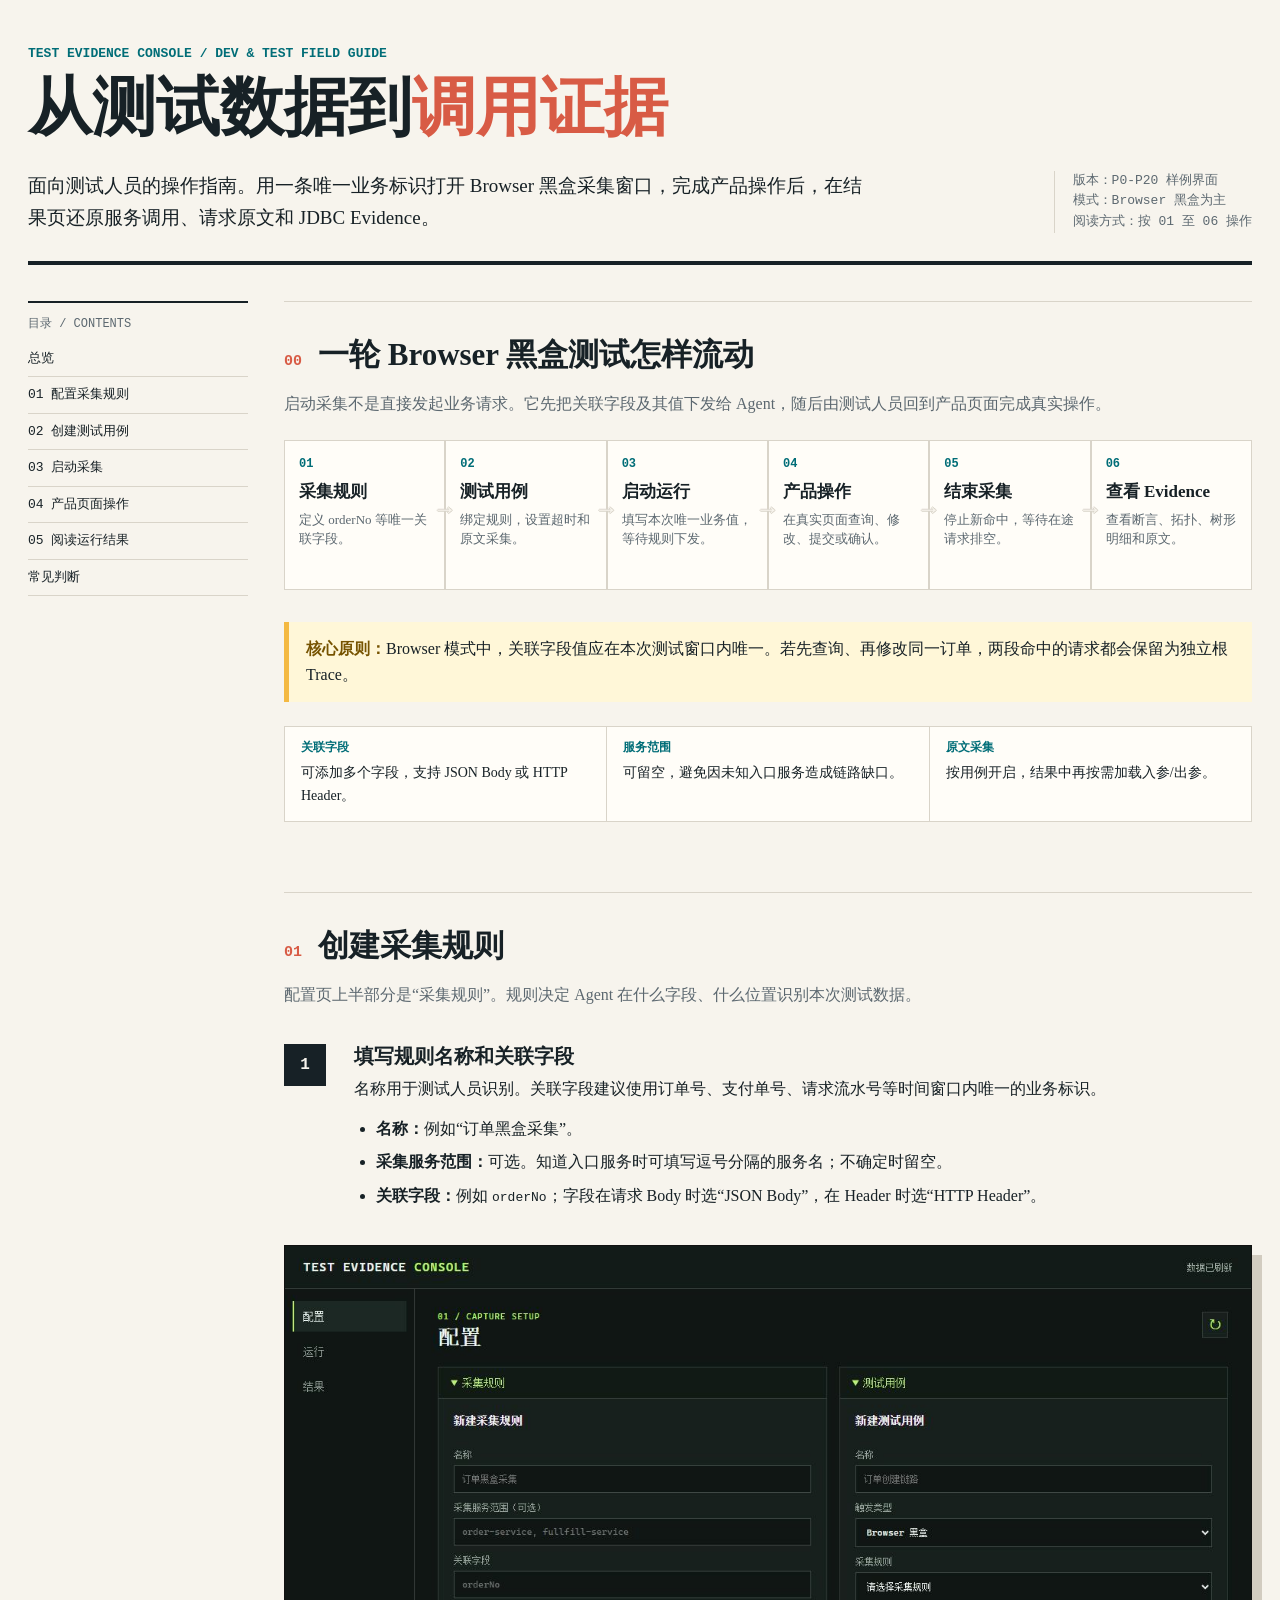
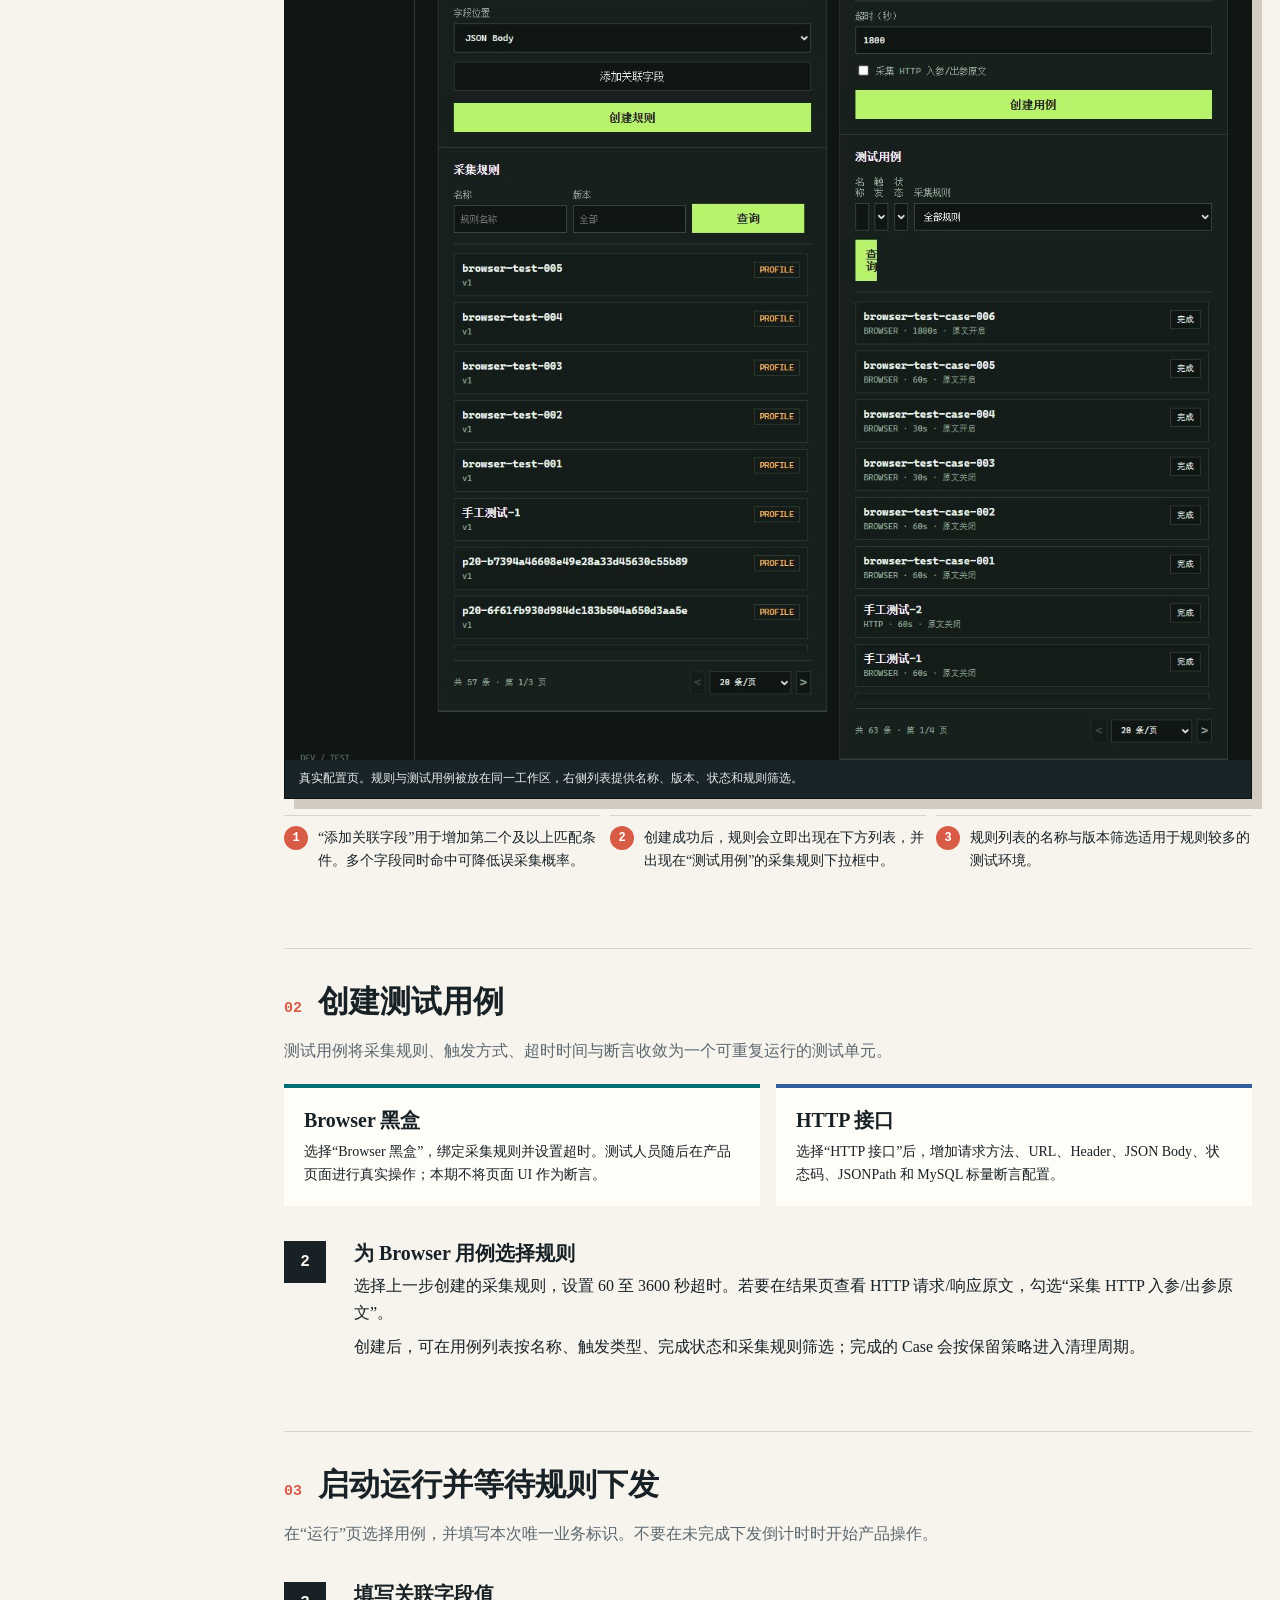
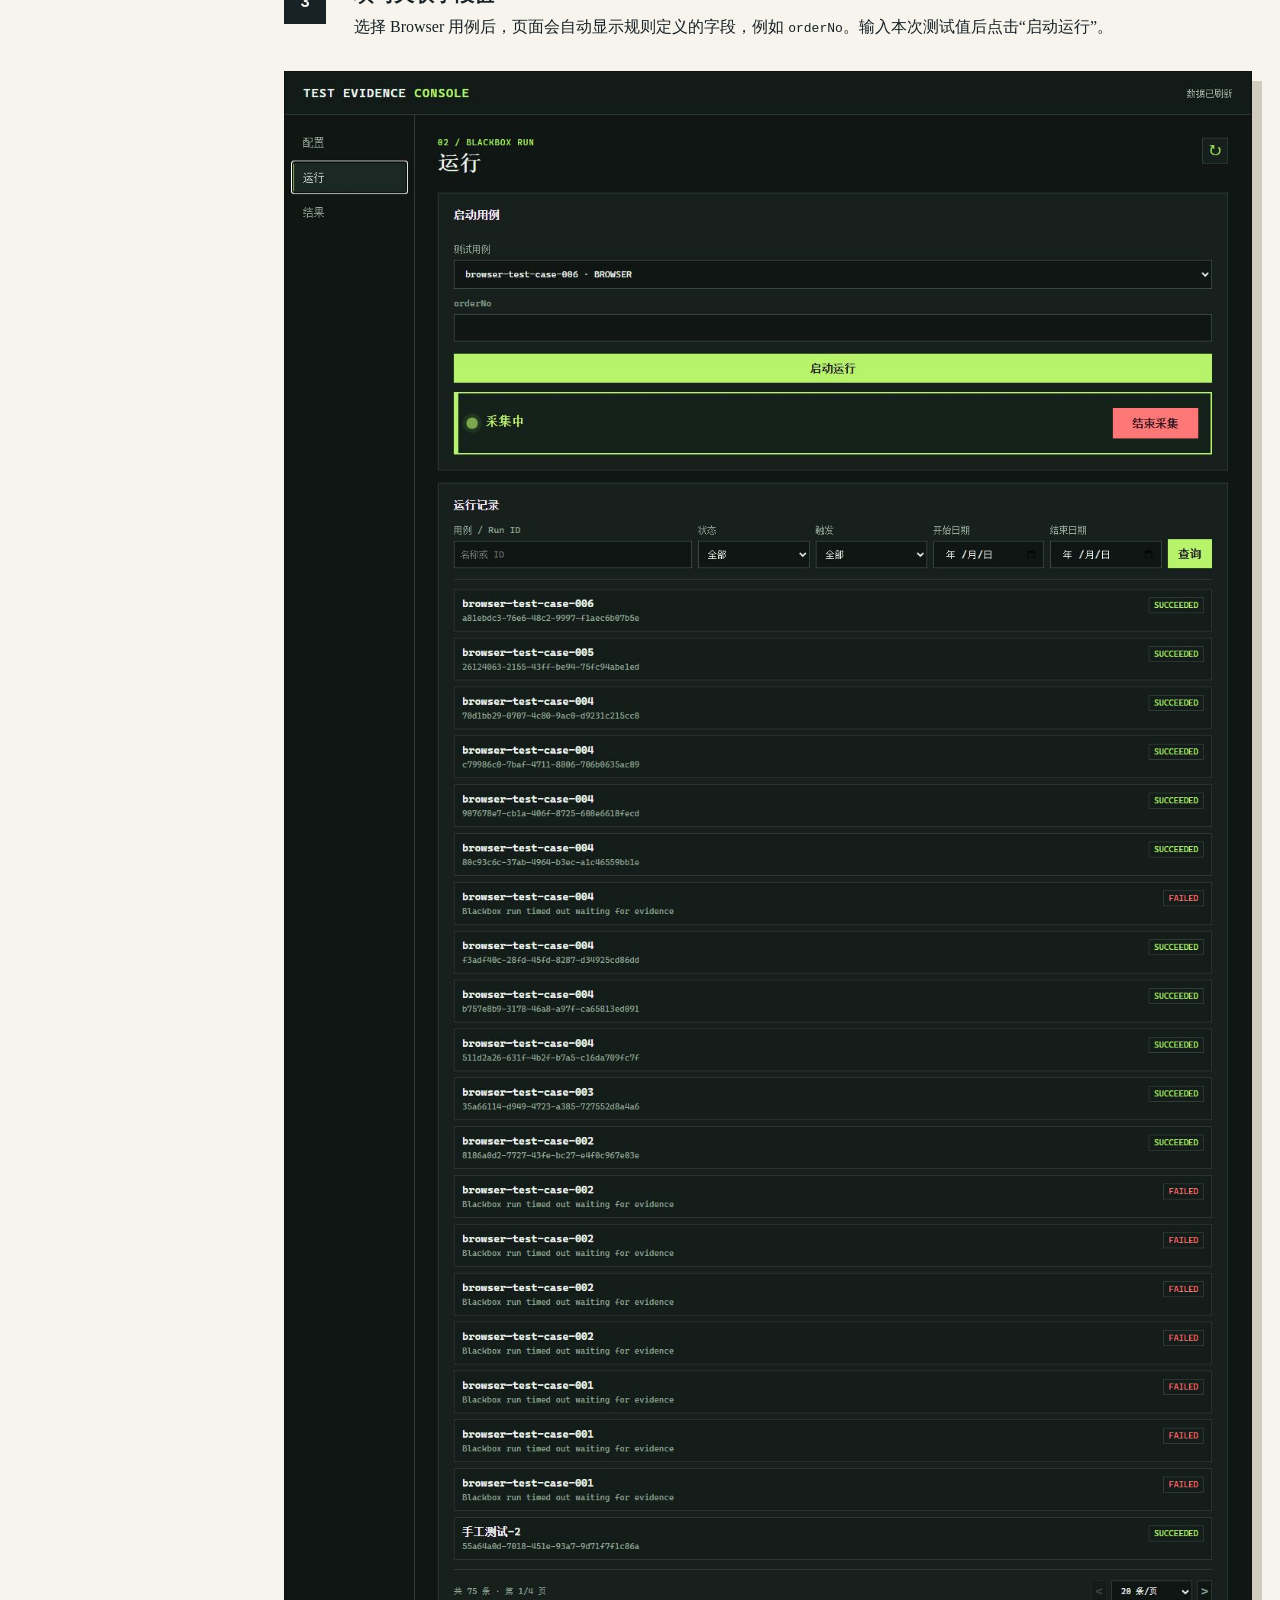
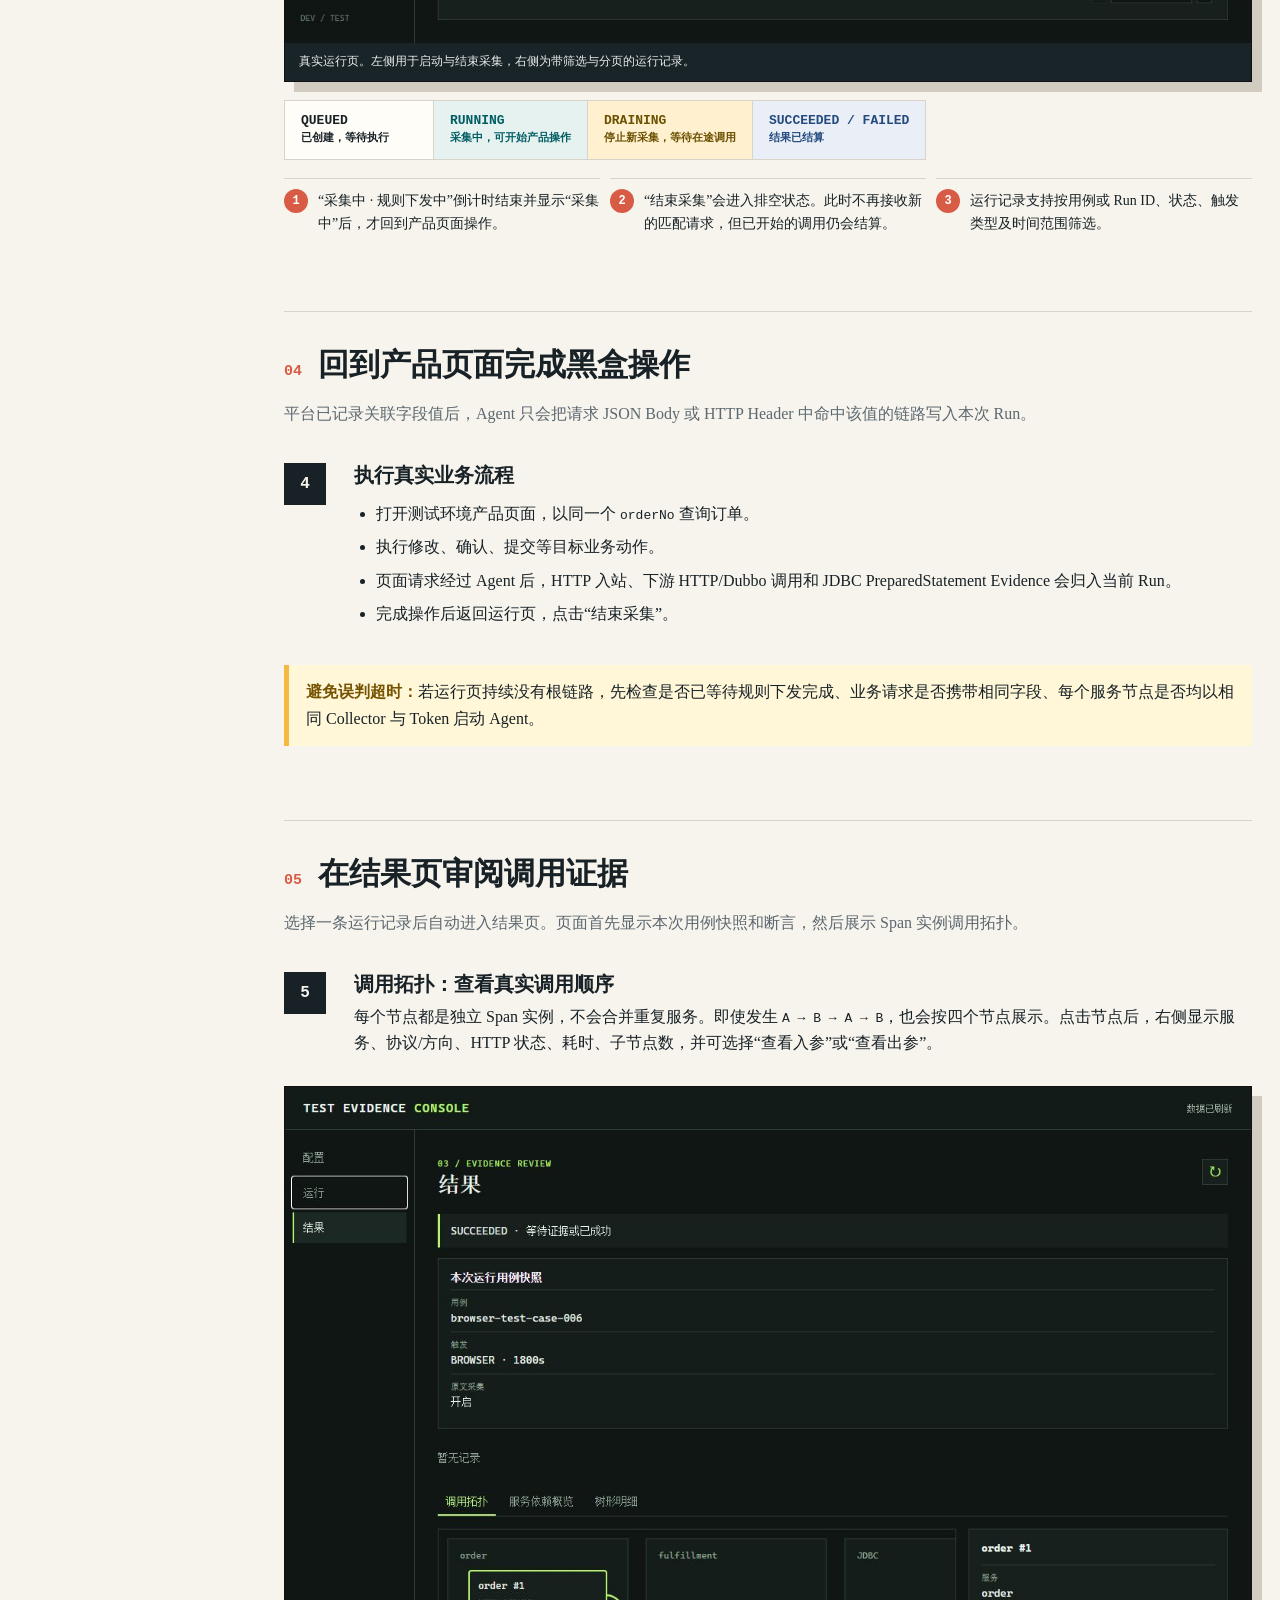
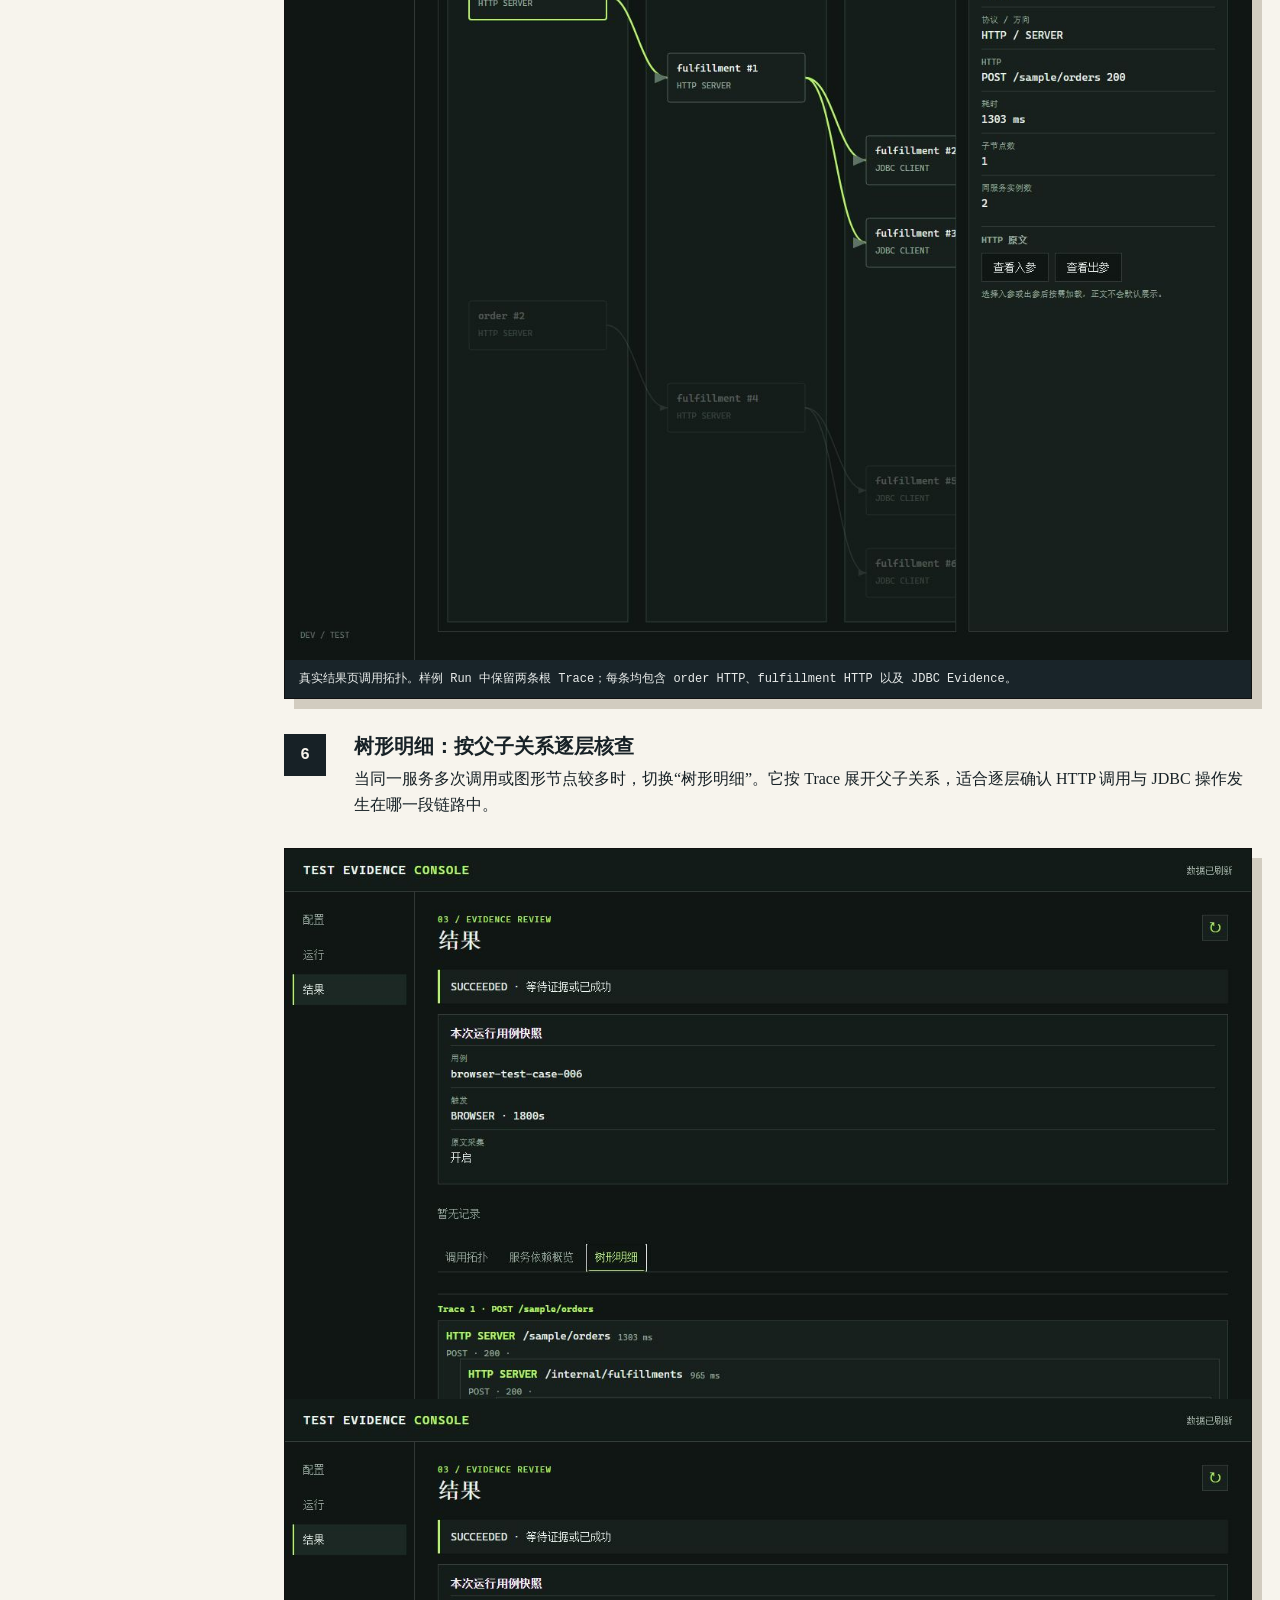
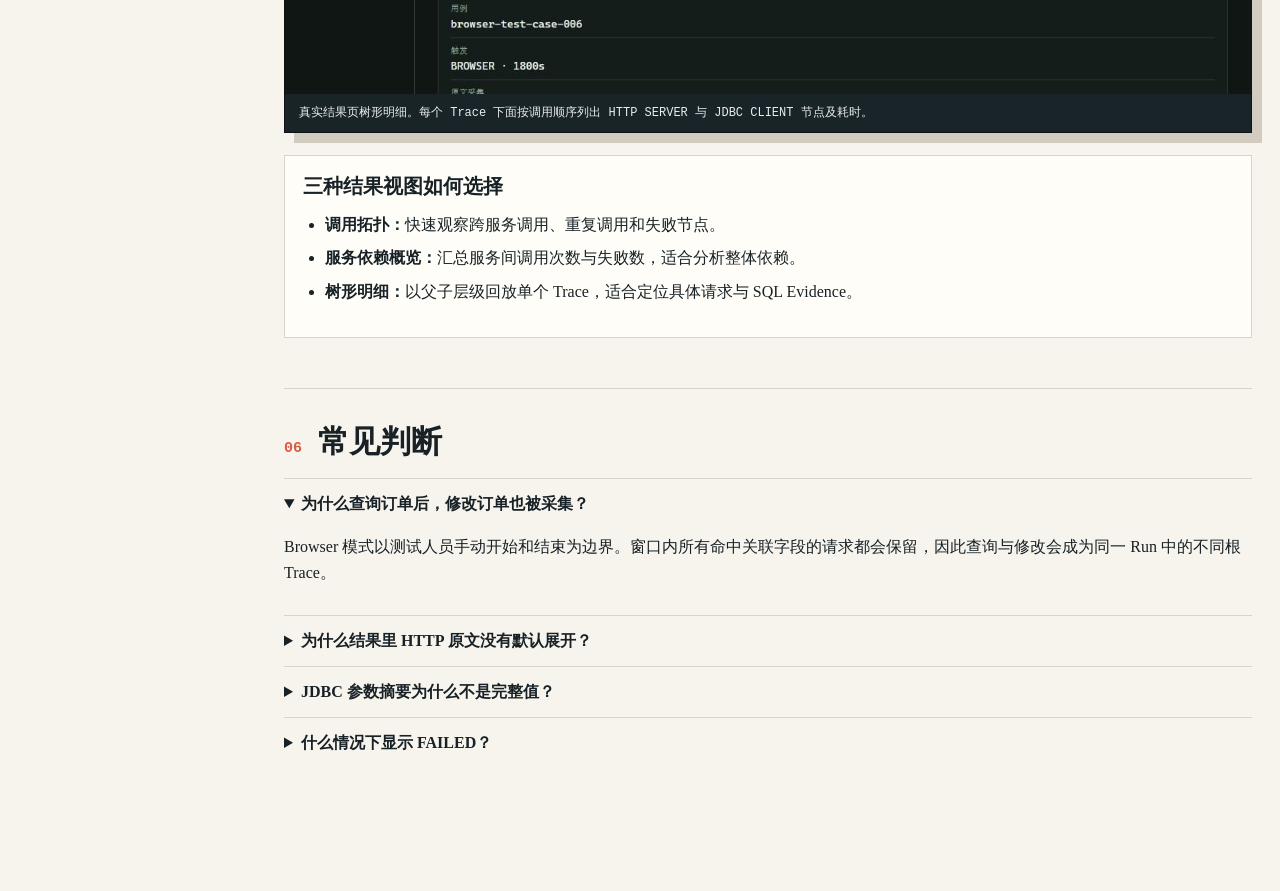
<file: docs/platform-console-guide.html>
<!doctype html>
<html lang="zh-CN">
<head>
  <meta charset="utf-8">
  <meta name="viewport" content="width=device-width, initial-scale=1">
  <title>Test Evidence Console 图文流程指南</title>
  <style>
    :root { --ink:#172126; --muted:#5c6870; --paper:#f7f4ed; --panel:#fffdf8; --line:#d9d4c9; --teal:#006d77; --yellow:#f4b942; --coral:#d85b45; --blue:#2f5f9e; }
    * { box-sizing:border-box; }
    html { scroll-behavior:smooth; }
    body { margin:0; background:var(--paper); color:var(--ink); font-family:Georgia, "Noto Serif SC", "Songti SC", serif; line-height:1.65; }
    .page { max-width:1440px; margin:0 auto; padding:0 28px 72px; }
    .masthead { border-bottom:4px solid var(--ink); padding:46px 0 28px; display:grid; grid-template-columns:1fr auto; gap:24px; align-items:end; }
    .kicker { margin:0 0 8px; color:var(--teal); font:700 13px/1.2 "Courier New", monospace; letter-spacing:0; }
    h1,h2,h3 { line-height:1.2; margin:0; }
    h1 { max-width:760px; font-size:clamp(36px,5vw,68px); font-weight:700; letter-spacing:0; }
    h1 span { color:var(--coral); }
    .edition { max-width:230px; border-left:1px solid var(--line); padding-left:18px; font:13px/1.6 "Courier New", monospace; color:var(--muted); }
    .lede { max-width:850px; margin:24px 0 0; font-size:19px; }
    .guide-grid { display:grid; grid-template-columns:220px minmax(0,1fr); gap:36px; margin-top:36px; }
    .toc { align-self:start; position:sticky; top:18px; border-top:2px solid var(--ink); font-family:"Courier New", monospace; }
    .toc p { margin:12px 0 6px; font-size:12px; color:var(--muted); }
    .toc a { display:block; padding:7px 0; color:var(--ink); font-size:13px; text-decoration:none; border-bottom:1px solid var(--line); }
    .toc a:hover { color:var(--teal); }
    .content > section { padding:34px 0 50px; border-top:1px solid var(--line); }
    .section-head { display:flex; gap:16px; align-items:baseline; margin-bottom:18px; }
    .num { color:var(--coral); font:700 15px/1 "Courier New", monospace; }
    h2 { font-size:31px; }
    h3 { font-size:20px; }
    .caption { margin:8px 0 20px; color:var(--muted); }
    .flow { display:grid; grid-template-columns:repeat(6,minmax(126px,1fr)); gap:0; margin:22px 0 8px; overflow-x:auto; padding-bottom:8px; }
    .flow-step { min-width:126px; position:relative; background:var(--panel); border:1px solid var(--line); min-height:150px; padding:16px 14px; }
    .flow-step:not(:last-child)::after { content:"→"; position:absolute; right:-15px; top:56px; z-index:1; width:29px; text-align:center; color:var(--paper); font:bold 24px/1 sans-serif; text-shadow:-1px 0 var(--line),0 1px var(--line),1px 0 var(--line),0 -1px var(--line); }
    .flow-step b { display:block; color:var(--teal); font:700 12px/1.2 "Courier New", monospace; }
    .flow-step strong { display:block; margin-top:10px; font-size:17px; line-height:1.35; }
    .flow-step p { margin:7px 0 0; color:var(--muted); font-size:13px; line-height:1.45; }
    .callout { border-left:5px solid var(--yellow); background:#fff7d8; padding:14px 17px; margin:24px 0; }
    .callout strong { color:#765300; }
    .facts { display:grid; grid-template-columns:repeat(3,1fr); gap:1px; background:var(--line); border:1px solid var(--line); margin:20px 0; }
    .fact { background:var(--panel); padding:14px 16px; }
    .fact b { display:block; color:var(--teal); font:700 12px/1.2 "Courier New", monospace; }
    .fact span { display:block; margin-top:5px; font-size:14px; }
    .step { display:grid; grid-template-columns:52px 1fr; gap:18px; margin:35px 0 12px; }
    .step-index { width:42px; height:42px; display:grid; place-items:center; background:var(--ink); color:var(--paper); font:700 16px/1 "Courier New", monospace; }
    .step-copy p { margin:8px 0; }
    .guide-list { padding-left:22px; margin:14px 0; }
    .guide-list li { margin:7px 0; }
    .shot { margin:22px 0 12px; background:#192429; border:1px solid #111; box-shadow:10px 10px 0 #d2ccc0; overflow:hidden; }
    .shot img { display:block; width:100%; height:auto; }
    .shot figcaption { margin:0; padding:10px 14px; background:#192429; color:#e9eceb; font:12px/1.5 "Courier New", monospace; }
    .marker-list { display:grid; grid-template-columns:repeat(auto-fit,minmax(210px,1fr)); gap:10px; margin:16px 0; }
    .marker { display:flex; gap:10px; align-items:flex-start; border-top:1px solid var(--line); padding:10px 0; font-size:14px; }
    .badge { flex:0 0 24px; width:24px; height:24px; border-radius:50%; display:grid; place-items:center; background:var(--coral); color:white; font:700 12px/1 "Courier New", monospace; }
    .mode-grid { display:grid; grid-template-columns:1fr 1fr; gap:16px; margin:18px 0; }
    .mode { padding:20px; border-top:4px solid var(--teal); background:var(--panel); }
    .mode.http { border-color:var(--blue); }
    .mode p { margin:8px 0 0; font-size:14px; }
    .status-strip { display:flex; gap:0; margin:18px 0; overflow-x:auto; }
    .status { min-width:150px; position:relative; padding:12px 16px; background:var(--panel); border:1px solid var(--line); font:700 13px/1.3 "Courier New", monospace; }
    .status + .status { border-left:0; }
    .status.live { background:#e5f2ef; color:#005c63; }
    .status.drain { background:#fff1d0; color:#6b5000; }
    .status.done { background:#e9eef7; color:#244a7e; }
    .result-note { border:1px solid var(--line); background:var(--panel); padding:18px; margin-top:22px; }
    details { border-top:1px solid var(--line); padding:12px 0; }
    summary { cursor:pointer; font-weight:700; }
    @media (max-width:900px) { .guide-grid{grid-template-columns:1fr}.toc{position:static;display:grid;grid-template-columns:repeat(2,1fr);gap:0}.toc p{grid-column:1/-1}.facts,.mode-grid{grid-template-columns:1fr}.masthead{grid-template-columns:1fr}.edition{border-left:0;padding-left:0;border-top:1px solid var(--line);padding-top:12px}.page{padding:0 18px 48px} }
  </style>
</head>
<body>
  <main class="page">
    <header class="masthead">
      <div>
        <p class="kicker">TEST EVIDENCE CONSOLE / DEV &amp; TEST FIELD GUIDE</p>
        <h1>从测试数据到<span>调用证据</span></h1>
        <p class="lede">面向测试人员的操作指南。用一条唯一业务标识打开 Browser 黑盒采集窗口，完成产品操作后，在结果页还原服务调用、请求原文和 JDBC Evidence。</p>
      </div>
      <aside class="edition">版本：P0-P20 样例界面<br>模式：Browser 黑盒为主<br>阅读方式：按 01 至 06 操作</aside>
    </header>

    <div class="guide-grid">
      <nav class="toc" aria-label="文档目录">
        <p>目录 / CONTENTS</p>
        <a href="#overview">总览</a><a href="#config">01 配置采集规则</a><a href="#case">02 创建测试用例</a><a href="#run">03 启动采集</a><a href="#browser">04 产品页面操作</a><a href="#result">05 阅读运行结果</a><a href="#tips">常见判断</a>
      </nav>

      <article class="content">
        <section id="overview">
          <div class="section-head"><span class="num">00</span><h2>一轮 Browser 黑盒测试怎样流动</h2></div>
          <p class="caption">启动采集不是直接发起业务请求。它先把关联字段及其值下发给 Agent，随后由测试人员回到产品页面完成真实操作。</p>
          <div class="flow" aria-label="Browser 黑盒流程">
            <div class="flow-step"><b>01</b><strong>采集规则</strong><p>定义 orderNo 等唯一关联字段。</p></div>
            <div class="flow-step"><b>02</b><strong>测试用例</strong><p>绑定规则，设置超时和原文采集。</p></div>
            <div class="flow-step"><b>03</b><strong>启动运行</strong><p>填写本次唯一业务值，等待规则下发。</p></div>
            <div class="flow-step"><b>04</b><strong>产品操作</strong><p>在真实页面查询、修改、提交或确认。</p></div>
            <div class="flow-step"><b>05</b><strong>结束采集</strong><p>停止新命中，等待在途请求排空。</p></div>
            <div class="flow-step"><b>06</b><strong>查看 Evidence</strong><p>查看断言、拓扑、树形明细和原文。</p></div>
          </div>
          <div class="callout"><strong>核心原则：</strong>Browser 模式中，关联字段值应在本次测试窗口内唯一。若先查询、再修改同一订单，两段命中的请求都会保留为独立根 Trace。</div>
          <div class="facts"><div class="fact"><b>关联字段</b><span>可添加多个字段，支持 JSON Body 或 HTTP Header。</span></div><div class="fact"><b>服务范围</b><span>可留空，避免因未知入口服务造成链路缺口。</span></div><div class="fact"><b>原文采集</b><span>按用例开启，结果中再按需加载入参/出参。</span></div></div>
        </section>

        <section id="config">
          <div class="section-head"><span class="num">01</span><h2>创建采集规则</h2></div>
          <p class="caption">配置页上半部分是“采集规则”。规则决定 Agent 在什么字段、什么位置识别本次测试数据。</p>
          <div class="step"><div class="step-index">1</div><div class="step-copy"><h3>填写规则名称和关联字段</h3><p>名称用于测试人员识别。关联字段建议使用订单号、支付单号、请求流水号等时间窗口内唯一的业务标识。</p><ul class="guide-list"><li><b>名称：</b>例如“订单黑盒采集”。</li><li><b>采集服务范围：</b>可选。知道入口服务时可填写逗号分隔的服务名；不确定时留空。</li><li><b>关联字段：</b>例如 <code>orderNo</code>；字段在请求 Body 时选“JSON Body”，在 Header 时选“HTTP Header”。</li></ul></div></div>
          <figure class="shot"><img src="guide-assets/01-configuration.png" alt="控制台配置页，包含采集规则和测试用例"><figcaption>真实配置页。规则与测试用例被放在同一工作区，右侧列表提供名称、版本、状态和规则筛选。</figcaption></figure>
          <div class="marker-list"><div class="marker"><span class="badge">1</span><span>“添加关联字段”用于增加第二个及以上匹配条件。多个字段同时命中可降低误采集概率。</span></div><div class="marker"><span class="badge">2</span><span>创建成功后，规则会立即出现在下方列表，并出现在“测试用例”的采集规则下拉框中。</span></div><div class="marker"><span class="badge">3</span><span>规则列表的名称与版本筛选适用于规则较多的测试环境。</span></div></div>
        </section>

        <section id="case">
          <div class="section-head"><span class="num">02</span><h2>创建测试用例</h2></div>
          <p class="caption">测试用例将采集规则、触发方式、超时时间与断言收敛为一个可重复运行的测试单元。</p>
          <div class="mode-grid"><div class="mode"><h3>Browser 黑盒</h3><p>选择“Browser 黑盒”，绑定采集规则并设置超时。测试人员随后在产品页面进行真实操作；本期不将页面 UI 作为断言。</p></div><div class="mode http"><h3>HTTP 接口</h3><p>选择“HTTP 接口”后，增加请求方法、URL、Header、JSON Body、状态码、JSONPath 和 MySQL 标量断言配置。</p></div></div>
          <div class="step"><div class="step-index">2</div><div class="step-copy"><h3>为 Browser 用例选择规则</h3><p>选择上一步创建的采集规则，设置 60 至 3600 秒超时。若要在结果页查看 HTTP 请求/响应原文，勾选“采集 HTTP 入参/出参原文”。</p><p>创建后，可在用例列表按名称、触发类型、完成状态和采集规则筛选；完成的 Case 会按保留策略进入清理周期。</p></div></div>
        </section>

        <section id="run">
          <div class="section-head"><span class="num">03</span><h2>启动运行并等待规则下发</h2></div>
          <p class="caption">在“运行”页选择用例，并填写本次唯一业务标识。不要在未完成下发倒计时时开始产品操作。</p>
          <div class="step"><div class="step-index">3</div><div class="step-copy"><h3>填写关联字段值</h3><p>选择 Browser 用例后，页面会自动显示规则定义的字段，例如 <code>orderNo</code>。输入本次测试值后点击“启动运行”。</p></div></div>
          <figure class="shot"><img src="guide-assets/02-run.png" alt="控制台运行页，包含测试用例选择、orderNo 输入和运行记录"><figcaption>真实运行页。左侧用于启动与结束采集，右侧为带筛选与分页的运行记录。</figcaption></figure>
          <div class="status-strip" aria-label="运行状态">
            <div class="status">QUEUED<br><small>已创建，等待执行</small></div><div class="status live">RUNNING<br><small>采集中，可开始产品操作</small></div><div class="status drain">DRAINING<br><small>停止新采集，等待在途调用</small></div><div class="status done">SUCCEEDED / FAILED<br><small>结果已结算</small></div>
          </div>
          <div class="marker-list"><div class="marker"><span class="badge">1</span><span>“采集中 · 规则下发中”倒计时结束并显示“采集中”后，才回到产品页面操作。</span></div><div class="marker"><span class="badge">2</span><span>“结束采集”会进入排空状态。此时不再接收新的匹配请求，但已开始的调用仍会结算。</span></div><div class="marker"><span class="badge">3</span><span>运行记录支持按用例或 Run ID、状态、触发类型及时间范围筛选。</span></div></div>
        </section>

        <section id="browser">
          <div class="section-head"><span class="num">04</span><h2>回到产品页面完成黑盒操作</h2></div>
          <p class="caption">平台已记录关联字段值后，Agent 只会把请求 JSON Body 或 HTTP Header 中命中该值的链路写入本次 Run。</p>
          <div class="step"><div class="step-index">4</div><div class="step-copy"><h3>执行真实业务流程</h3><ul class="guide-list"><li>打开测试环境产品页面，以同一个 <code>orderNo</code> 查询订单。</li><li>执行修改、确认、提交等目标业务动作。</li><li>页面请求经过 Agent 后，HTTP 入站、下游 HTTP/Dubbo 调用和 JDBC PreparedStatement Evidence 会归入当前 Run。</li><li>完成操作后返回运行页，点击“结束采集”。</li></ul></div></div>
          <div class="callout"><strong>避免误判超时：</strong>若运行页持续没有根链路，先检查是否已等待规则下发完成、业务请求是否携带相同字段、每个服务节点是否均以相同 Collector 与 Token 启动 Agent。</div>
        </section>

        <section id="result">
          <div class="section-head"><span class="num">05</span><h2>在结果页审阅调用证据</h2></div>
          <p class="caption">选择一条运行记录后自动进入结果页。页面首先显示本次用例快照和断言，然后展示 Span 实例调用拓扑。</p>
          <div class="step"><div class="step-index">5</div><div class="step-copy"><h3>调用拓扑：查看真实调用顺序</h3><p>每个节点都是独立 Span 实例，不会合并重复服务。即使发生 <code>A → B → A → B</code>，也会按四个节点展示。点击节点后，右侧显示服务、协议/方向、HTTP 状态、耗时、子节点数，并可选择“查看入参”或“查看出参”。</p></div></div>
          <figure class="shot"><img src="guide-assets/03-result-topology.png" alt="结果页调用拓扑，展示 order、fulfillment 和 JDBC 节点"><figcaption>真实结果页调用拓扑。样例 Run 中保留两条根 Trace；每条均包含 order HTTP、fulfillment HTTP 以及 JDBC Evidence。</figcaption></figure>
          <div class="step"><div class="step-index">6</div><div class="step-copy"><h3>树形明细：按父子关系逐层核查</h3><p>当同一服务多次调用或图形节点较多时，切换“树形明细”。它按 Trace 展开父子关系，适合逐层确认 HTTP 调用与 JDBC 操作发生在哪一段链路中。</p></div></div>
          <figure class="shot"><img src="guide-assets/04-result-tree.png" alt="结果页树形明细，按 Trace 展开 HTTP 和 JDBC 节点"><figcaption>真实结果页树形明细。每个 Trace 下面按调用顺序列出 HTTP SERVER 与 JDBC CLIENT 节点及耗时。</figcaption></figure>
          <div class="result-note"><h3>三种结果视图如何选择</h3><ul class="guide-list"><li><b>调用拓扑：</b>快速观察跨服务调用、重复调用和失败节点。</li><li><b>服务依赖概览：</b>汇总服务间调用次数与失败数，适合分析整体依赖。</li><li><b>树形明细：</b>以父子层级回放单个 Trace，适合定位具体请求与 SQL Evidence。</li></ul></div>
        </section>

        <section id="tips">
          <div class="section-head"><span class="num">06</span><h2>常见判断</h2></div>
          <details open><summary>为什么查询订单后，修改订单也被采集？</summary><p>Browser 模式以测试人员手动开始和结束为边界。窗口内所有命中关联字段的请求都会保留，因此查询与修改会成为同一 Run 中的不同根 Trace。</p></details>
          <details><summary>为什么结果里 HTTP 原文没有默认展开？</summary><p>原文只在创建用例时开启采集后可用，并在右侧节点详情中按“查看入参/查看出参”加载，避免结果页首次打开时传输过多内容。</p></details>
          <details><summary>JDBC 参数摘要为什么不是完整值？</summary><p>JDBC Evidence 保存 setter、长度和 SHA-256 前缀摘要，用于证明调用与排查参数差异，同时避免把完整敏感参数写入平台库。</p></details>
          <details><summary>什么情况下显示 FAILED？</summary><p>例如 Browser 运行在超时前未发现任何匹配 Evidence、HTTP 断言失败，或运行过程中出现不可恢复错误。打开该条 Run 后先查看失败原因与用例快照，再核对 Agent 日志和关联字段。</p></details>
        </section>
      </article>
    </div>
  </main>
</body>
</html>
</file>
